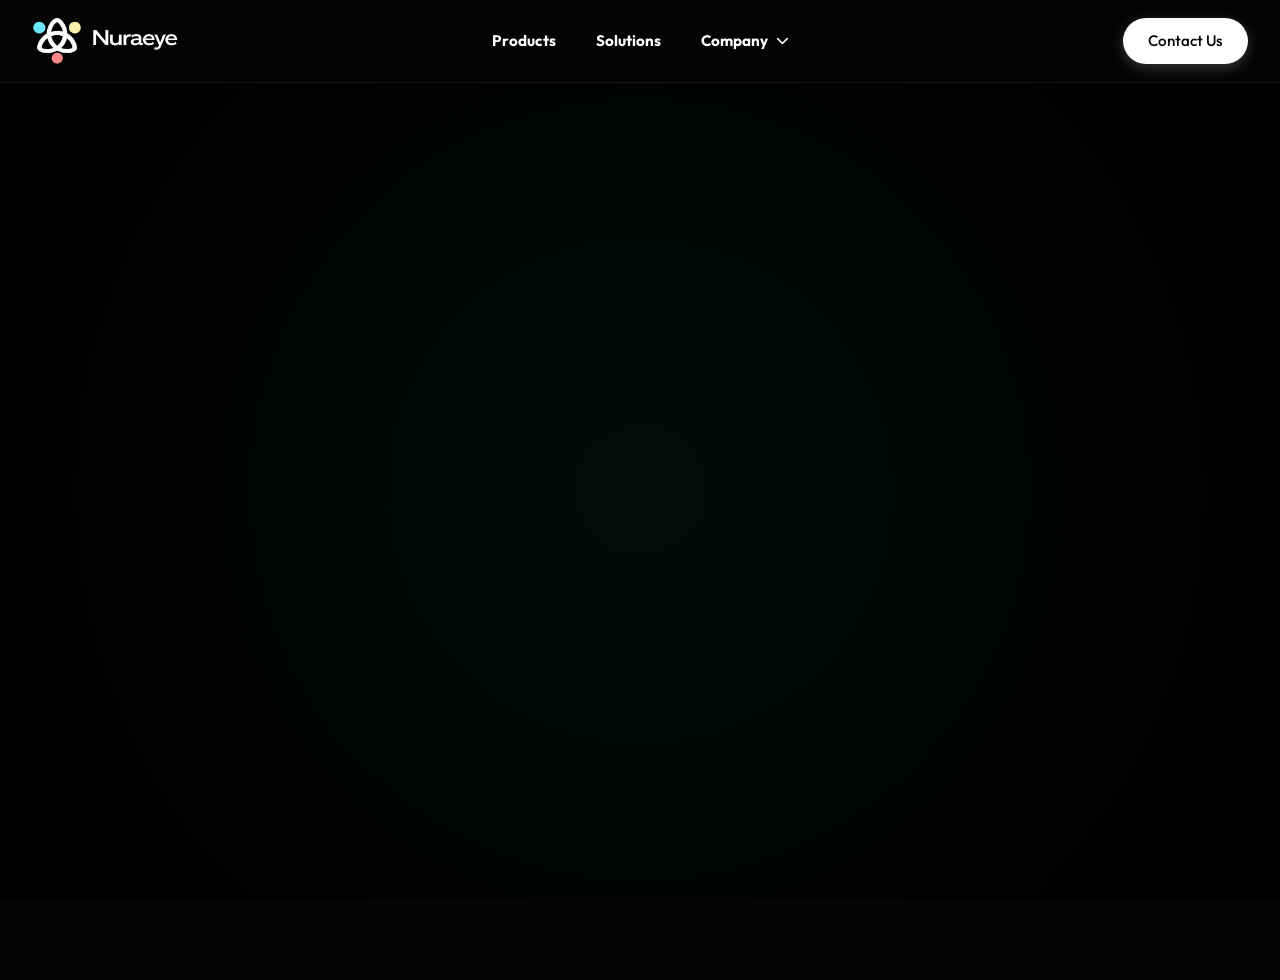
<file: index.html>
<!DOCTYPE html>
<html lang="en">

<head>
    <meta charset="UTF-8">
    <meta name="viewport" content="width=device-width, initial-scale=1.0">
    <title>Nuraeye | Innovative Solutions</title>

    <!-- Google Fonts: Outfit -->
    <link rel="preconnect" href="https://fonts.googleapis.com">
    <link rel="preconnect" href="https://fonts.gstatic.com" crossorigin>
    <link href="https://fonts.googleapis.com/css2?family=Outfit:wght@300;400;500;600;700&display=swap" rel="stylesheet">

    <!-- Font Awesome for mobile menu icon -->
    <link rel="stylesheet" href="https://cdnjs.cloudflare.com/ajax/libs/font-awesome/6.4.0/css/all.min.css">

    <!-- Custom CSS -->
    <link rel="stylesheet" href="index.css">
</head>

<body>

    <!-- Header Section -->
    <header class="navbar" id="navbar">
        <div class="navbar-container">

            <!-- Left: Logo -->
            <a href="#" class="logo">
                <img src="image.png" alt="Nuraeye Logo" class="logo-img">
            </a>

            <!-- Middle: Navigation Links -->
            <nav class="nav-links" id="nav-links">
                <a href="#products" class="nav-item">Products</a>
                <a href="#solutions" class="nav-item">Solutions</a>
                <div class="nav-item dropdown">
                    <span class="dropdown-trigger">Company <i class="fas fa-chevron-down"></i></span>
                    <div class="dropdown-menu">
                        <a href="company/about.html" class="dropdown-item">About Us</a>
                        <a href="company/news.html" class="dropdown-item">In the News</a>
                        <a href="company/careers.html" class="dropdown-item">Careers</a>
                    </div>
                </div>
            </nav>

            <!-- Right: Contact Us Button & Mobile Toggle -->
            <div class="nav-actions">
                <a href="contact.html" class="btn btn-primary">Contact Us</a>
                <button class="mobile-menu-toggle" id="mobile-menu-toggle" aria-label="Toggle Menu">
                    <i class="fas fa-bars"></i>
                </button>
            </div>

        </div>
    </header>

    <!-- Main Content Placeholder -->
    <main>
        <section class="hero">
            <div class="hero-content">
                <div class="hero-media-full">
                    <div class="video-container-full">
                        <video id="main-hero-video" autoplay muted playsinline class="hero-video-full">
                            <source src="vedios/Video_Generation_Request_Fulfilled.mp4" type="video/mp4">
                            Your browser does not support the video tag.
                        </video>
                    </div>
                </div>
            </div>
            <!-- Decorative background elements -->
            <div class="glow glow-1"></div>
            <div class="glow glow-2"></div>
        </section>

        
    </main>

    <!-- Custom JS -->
    <script src="script.js"></script>
</body>

</html>
</file>
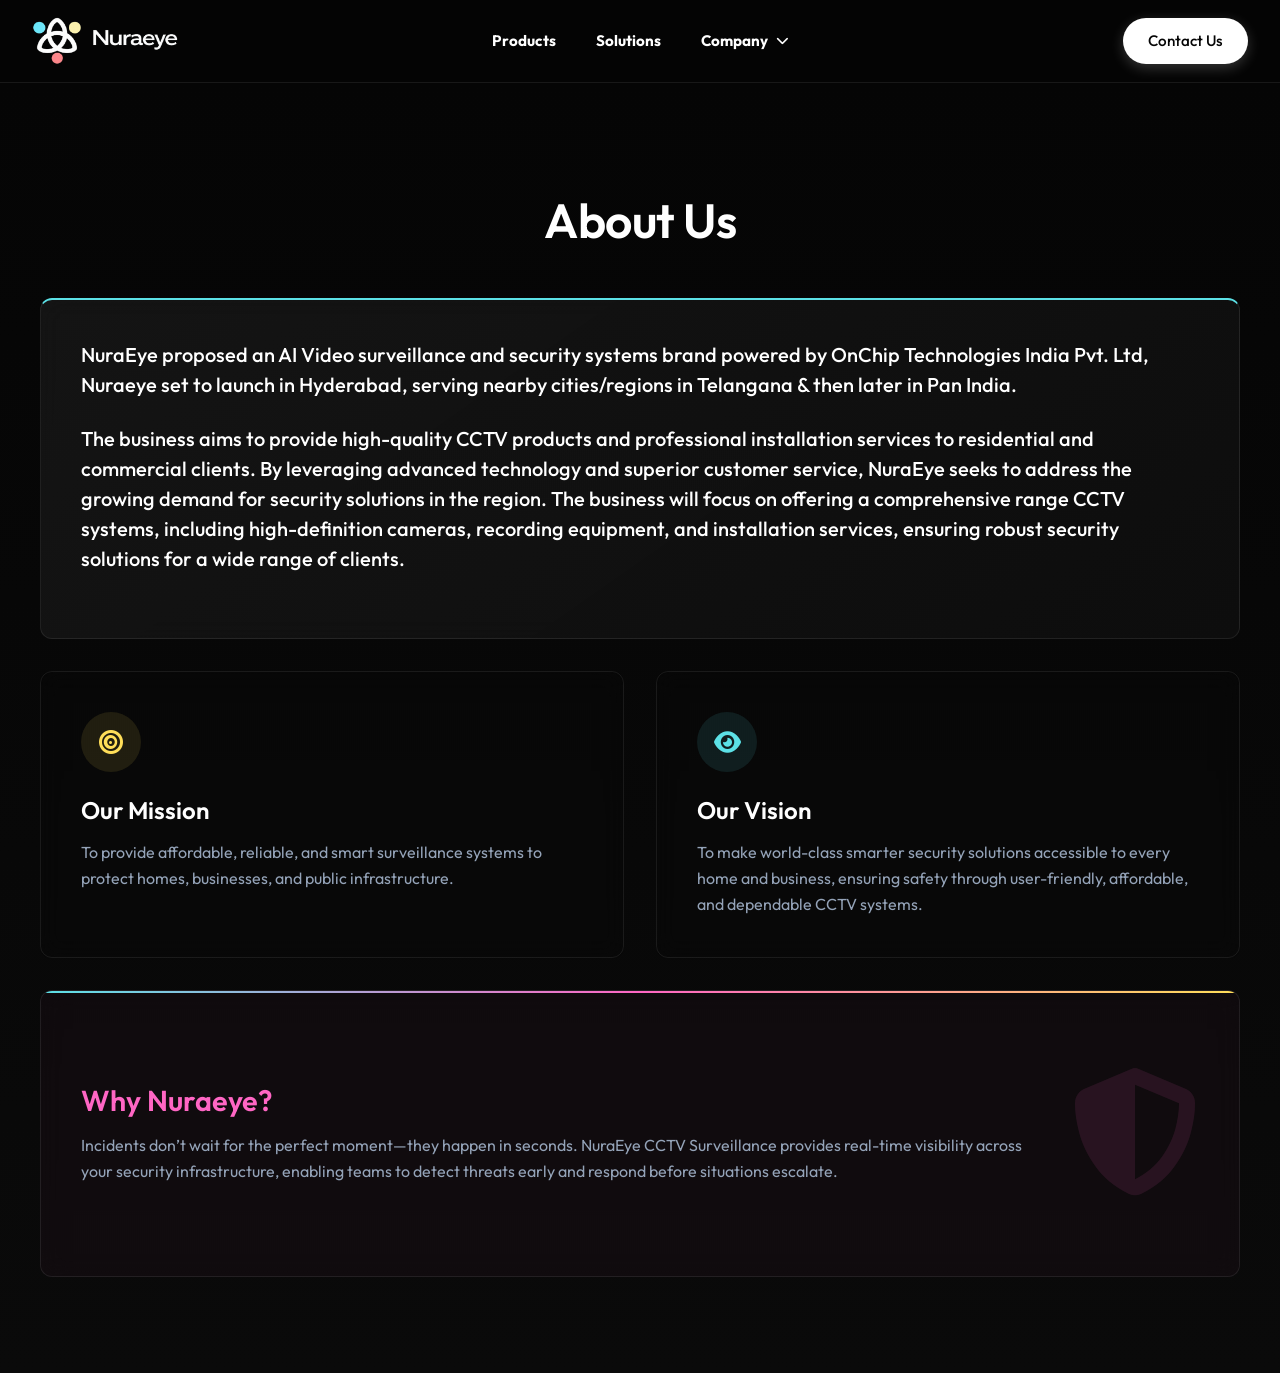
<file: company/about.html>
<!DOCTYPE html>
<html lang="en">

<head>
    <meta charset="UTF-8">
    <meta name="viewport" content="width=device-width, initial-scale=1.0">
    <title>About Us | NuraEye Systems</title>

    <!-- Google Fonts: Outfit -->
    <link rel="preconnect" href="https://fonts.googleapis.com">
    <link rel="preconnect" href="https://fonts.gstatic.com" crossorigin>
    <link href="https://fonts.googleapis.com/css2?family=Outfit:wght@300;400;500;600;700&display=swap" rel="stylesheet">

    <!-- Font Awesome for mobile menu icon & other icons -->
    <link rel="stylesheet" href="https://cdnjs.cloudflare.com/ajax/libs/font-awesome/6.4.0/css/all.min.css">

    <!-- Custom CSS -->
    <link rel="stylesheet" href="../index.css">
</head>

<body class="about-page">

    <!-- Header Section -->
    <header class="navbar" id="navbar">
        <div class="navbar-container">

            <!-- Left: Logo -->
            <a href="../index.html" class="logo">
                <img src="../image.png" alt="Nuraeye Logo" class="logo-img">
            </a>

            <!-- Middle: Navigation Links -->
            <nav class="nav-links" id="nav-links">
                <a href="../index.html#products" class="nav-item">Products</a>
                <a href="../index.html#solutions" class="nav-item">Solutions</a>
                <div class="nav-item dropdown">
                    <span class="dropdown-trigger active">Company <i class="fas fa-chevron-down"></i></span>
                    <div class="dropdown-menu">
                        <a href="about.html" class="dropdown-item">About Us</a>
                        <a href="news.html" class="dropdown-item">In the News</a>
                        <a href="careers.html" class="dropdown-item">Careers</a>
                    </div>
                </div>
            </nav>

            <!-- Right: Contact Us Button & Mobile Toggle -->
            <div class="nav-actions">
                <a href="../contact.html" class="btn btn-primary">Contact Us</a>
                <button class="mobile-menu-toggle" id="mobile-menu-toggle" aria-label="Toggle Menu">
                    <i class="fas fa-bars"></i>
                </button>
            </div>

        </div>
    </header>

    <main style="padding-top: 80px;"> <!-- Push down to avoid header overlap -->
        <section id="about" class="section about-section">
            <div class="container">
                <div class="section-header text-center">
                    <h1 class="section-title">About Us</h1>
                </div>

                <div class="about-grid">
                    <!-- Main About Content -->
                    <div class="about-main-card glass-panel">
                        <p class="about-lead">NuraEye proposed an AI Video surveillance and security systems brand
                            powered by OnChip Technologies India Pvt. Ltd, Nuraeye set to launch in Hyderabad, serving
                            nearby cities/regions in Telangana & then later in Pan India.</p>
                        <p class="about-lead">The business aims to provide high-quality CCTV products and professional
                            installation services to residential and commercial clients. By leveraging advanced
                            technology and superior customer service, NuraEye seeks to address the growing demand for
                            security solutions in the region. The business will focus on offering a comprehensive range
                            CCTV systems, including high-definition cameras, recording equipment, and installation
                            services, ensuring robust security solutions for a wide range of clients.</p>
                    </div>

                    <!-- Mission & Vision Cards -->
                    <div class="mission-vision-grid">
                        <div class="mv-card glass-panel">
                            <div class="mv-icon"><i class="fas fa-bullseye"></i></div>
                            <h3>Our Mission</h3>
                            <p>To provide affordable, reliable, and smart surveillance systems to protect homes,
                                businesses, and public infrastructure.</p>
                        </div>
                        <div class="mv-card glass-panel">
                            <div class="mv-icon"><i class="fas fa-eye"></i></div>
                            <h3>Our Vision</h3>
                            <p>To make world-class smarter security solutions accessible to every home and business,
                                ensuring safety through user-friendly, affordable, and dependable CCTV systems.</p>
                        </div>
                    </div>

                    <!-- Why Nuraeye -->
                    <div class="why-nuraeye glass-panel highlight-border">
                        <div class="why-content">
                            <h3>Why Nuraeye?</h3>
                            <p>Incidents don’t wait for the perfect moment—they happen in seconds. NuraEye CCTV
                                Surveillance provides real-time visibility across your security infrastructure, enabling
                                teams to detect threats early and respond before situations escalate.</p>
                        </div>
                        <div class="why-graphic">
                            <i class="fas fa-shield-alt shield-icon"></i>
                        </div>
                    </div>
                </div>
            </div>
        </section>
    </main>

    <!-- Custom JS -->
    <script src="../script.js"></script>
</body>

</html>
</file>
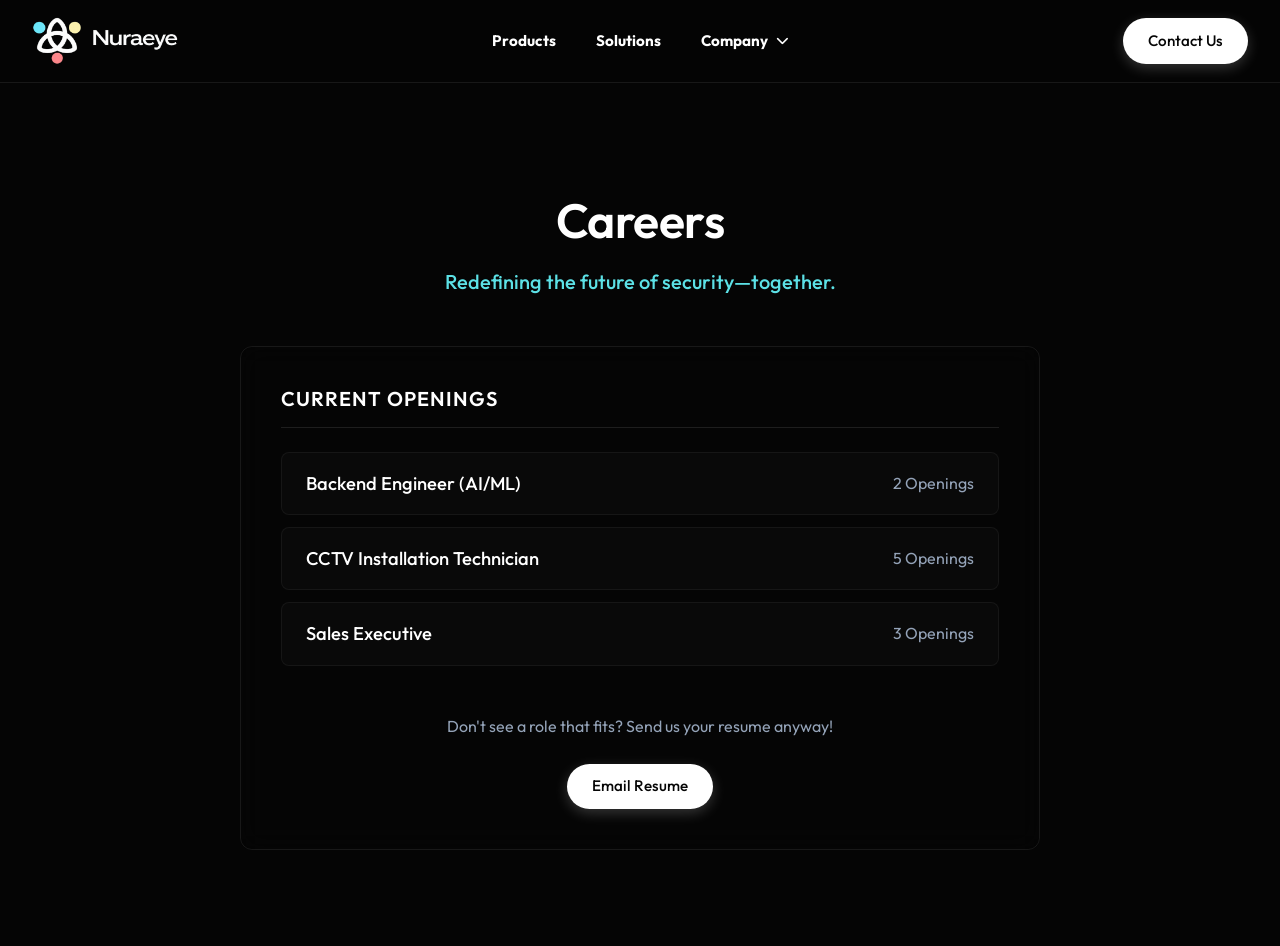
<file: company/careers.html>
<!DOCTYPE html>
<html lang="en">

<head>
    <meta charset="UTF-8">
    <meta name="viewport" content="width=device-width, initial-scale=1.0">
    <title>Careers | NuraEye Systems</title>

    <!-- Google Fonts: Outfit -->
    <link rel="preconnect" href="https://fonts.googleapis.com">
    <link rel="preconnect" href="https://fonts.gstatic.com" crossorigin>
    <link href="https://fonts.googleapis.com/css2?family=Outfit:wght@300;400;500;600;700&display=swap" rel="stylesheet">

    <!-- Font Awesome for mobile menu icon & other icons -->
    <link rel="stylesheet" href="https://cdnjs.cloudflare.com/ajax/libs/font-awesome/6.4.0/css/all.min.css">

    <!-- Custom CSS -->
    <link rel="stylesheet" href="../index.css">
</head>

<body class="careers-page">

    <!-- Header Section -->
    <header class="navbar" id="navbar">
        <div class="navbar-container">

            <!-- Left: Logo -->
            <a href="../index.html" class="logo">
                <img src="../image.png" alt="Nuraeye Logo" class="logo-img">
            </a>

            <!-- Middle: Navigation Links -->
            <nav class="nav-links" id="nav-links">
                <a href="../../index.html#products" class="nav-item">Products</a>
                <a href="../../index.html#solutions" class="nav-item">Solutions</a>
                <div class="nav-item dropdown">
                    <span class="dropdown-trigger active">Company <i class="fas fa-chevron-down"></i></span>
                    <div class="dropdown-menu">
                        <a href="about.html" class="dropdown-item">About Us</a>
                        <a href="news.html" class="dropdown-item">In the News</a>
                        <a href="careers.html" class="dropdown-item">Careers</a>
                    </div>
                </div>
            </nav>

            <!-- Right: Contact Us Button & Mobile Toggle -->
            <div class="nav-actions">
                <a href="../contact.html" class="btn btn-primary">Contact Us</a>
                <button class="mobile-menu-toggle" id="mobile-menu-toggle" aria-label="Toggle Menu">
                    <i class="fas fa-bars"></i>
                </button>
            </div>

        </div>
    </header>

    <main style="padding-top: 80px;">
        <section class="section">
            <div class="container" style="max-width: 800px;">
                <div class="section-header text-center">

                    <h1 class="section-title">Careers</h1>
                    <p style="color: var(--logo-blue); font-size: 1.25rem; font-weight: 500; margin-top: 1rem;">
                        Redefining the future of security—together.</p>
                </div>

                <!-- Careers -->
                <div class="careers-section glass-panel">
                    <h4
                        style="font-size: 1.25rem; margin-bottom: 1.5rem; color: var(--text-pure); border-bottom: 1px solid rgba(255,255,255,0.1); padding-bottom: 1rem;">
                        Current Openings</h4>
                    <ul class="jobs-list">
                        <li class="job-item">
                            <span class="job-role" style="font-size: 1.15rem;">Backend Engineer (AI/ML)</span>
                            <span class="job-openings badge">2 Openings</span>
                        </li>
                        <li class="job-item">
                            <span class="job-role" style="font-size: 1.15rem;">CCTV Installation Technician</span>
                            <span class="job-openings badge">5 Openings</span>
                        </li>
                        <li class="job-item">
                            <span class="job-role" style="font-size: 1.15rem;">Sales Executive</span>
                            <span class="job-openings badge">3 Openings</span>
                        </li>
                    </ul>

                    <div style="margin-top: 3rem; text-align: center;">
                        <p style="color: var(--text-muted); margin-bottom: 1.5rem;">Don't see a role that fits? Send us
                            your resume anyway!</p>
                        <a href="mailto:careers@nuraeye.com" class="btn btn-primary">Email Resume</a>
                    </div>
                </div>

            </div>
        </section>
    </main>

    <!-- Custom JS -->
    <script src="../script.js"></script>
</body>

</html>
</file>
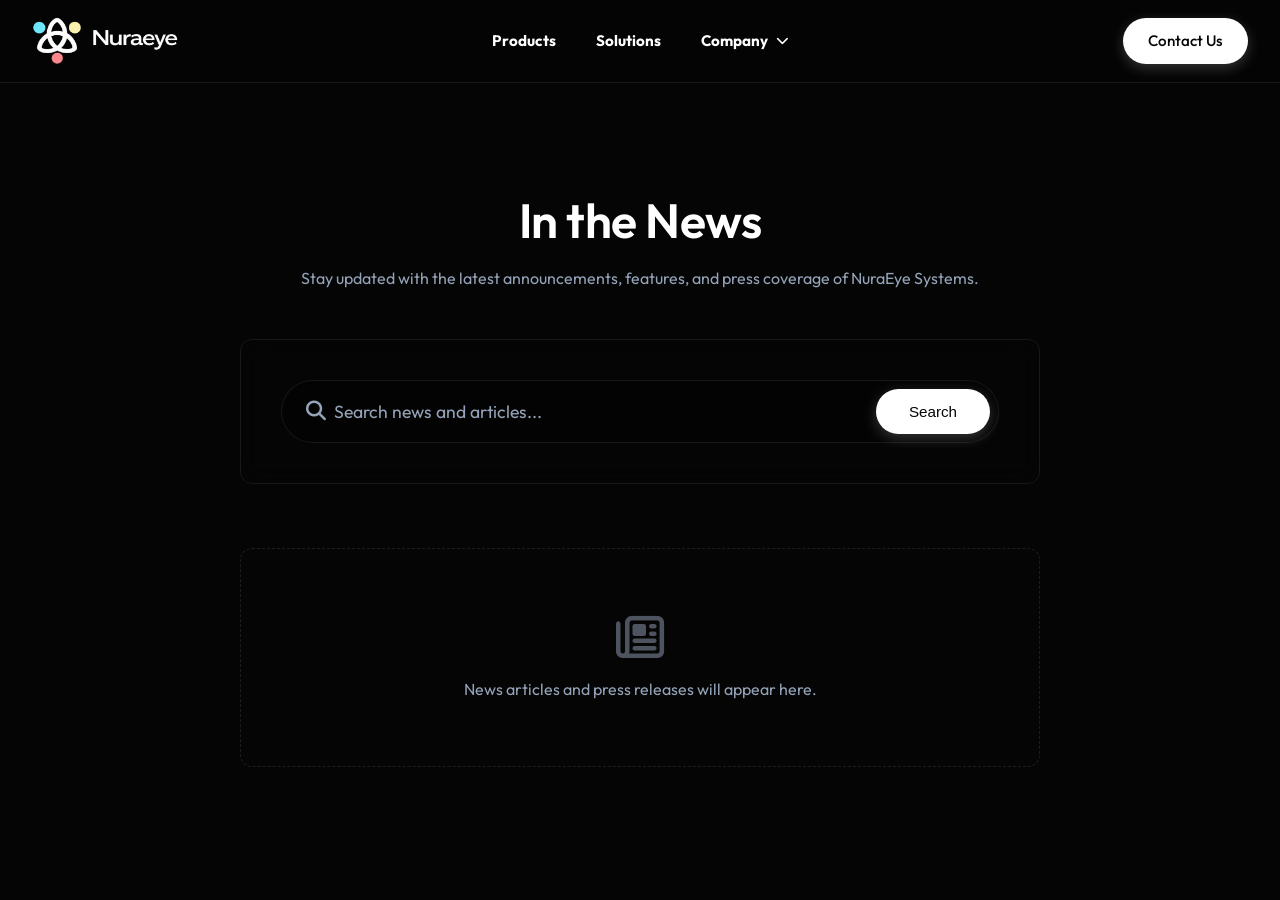
<file: company/news.html>
<!DOCTYPE html>
<html lang="en">

<head>
    <meta charset="UTF-8">
    <meta name="viewport" content="width=device-width, initial-scale=1.0">
    <title>In the News | NuraEye Systems</title>

    <!-- Google Fonts: Outfit -->
    <link rel="preconnect" href="https://fonts.googleapis.com">
    <link rel="preconnect" href="https://fonts.gstatic.com" crossorigin>
    <link href="https://fonts.googleapis.com/css2?family=Outfit:wght@300;400;500;600;700&display=swap" rel="stylesheet">

    <!-- Font Awesome for mobile menu icon & other icons -->
    <link rel="stylesheet" href="https://cdnjs.cloudflare.com/ajax/libs/font-awesome/6.4.0/css/all.min.css">

    <!-- Custom CSS -->
    <link rel="stylesheet" href="../index.css">
</head>

<body class="news-page">

    <!-- Header Section -->
    <header class="navbar" id="navbar">
        <div class="navbar-container">

            <!-- Left: Logo -->
            <a href="../index.html" class="logo">
                <img src="../image.png" alt="Nuraeye Logo" class="logo-img">
            </a>

            <!-- Middle: Navigation Links -->
            <nav class="nav-links" id="nav-links">
                <a href="../../index.html#products" class="nav-item">Products</a>
                <a href="../../index.html#solutions" class="nav-item">Solutions</a>
                <div class="nav-item dropdown">
                    <span class="dropdown-trigger active">Company <i class="fas fa-chevron-down"></i></span>
                    <div class="dropdown-menu">
                        <a href="about.html" class="dropdown-item">About Us</a>
                        <a href="news.html" class="dropdown-item">In the News</a>
                        <a href="careers.html" class="dropdown-item">Careers</a>
                    </div>
                </div>
            </nav>

            <!-- Right: Contact Us Button & Mobile Toggle -->
            <div class="nav-actions">
                <a href="../contact.html" class="btn btn-primary">Contact Us</a>
                <button class="mobile-menu-toggle" id="mobile-menu-toggle" aria-label="Toggle Menu">
                    <i class="fas fa-bars"></i>
                </button>
            </div>

        </div>
    </header>

    <main style="padding-top: 80px;">
        <section class="section">
            <div class="container" style="max-width: 800px;">
                <div class="section-header text-center">

                    <h1 class="section-title">In the News</h1>
                    <p style="color: var(--text-muted); margin-top: 1rem;">Stay updated with the latest announcements,
                        features, and press coverage of NuraEye Systems.</p>
                </div>

                <!-- News Search -->
                <div class="news-section glass-panel">
                    <div class="search-container" style="padding: 0.5rem 0.5rem 0.5rem 1.5rem;">
                        <i class="fas fa-search search-icon" style="font-size: 1.25rem;"></i>
                        <input type="text" class="search-input" placeholder="Search news and articles..."
                            style="font-size: 1.1rem;">
                        <button class="btn btn-primary search-btn" style="padding: 0.8rem 2rem;">Search</button>
                    </div>
                </div>

                <!-- Placeholder space for actual news articles later -->
                <div
                    style="margin-top: 4rem; text-align: center; color: var(--text-muted); padding: 4rem; border: 1px dashed rgba(255,255,255,0.1); border-radius: var(--border-radius);">
                    <i class="far fa-newspaper" style="font-size: 3rem; margin-bottom: 1rem; opacity: 0.5;"></i>
                    <p>News articles and press releases will appear here.</p>
                </div>

            </div>
        </section>
    </main>

    <!-- Custom JS -->
    <script src="../script.js"></script>
</body>

</html>
</file>
<file: index.css>
/* --- Base & Variables --- */
:root {
    --bg-color: #050505;
    --surface-color: #111111;
    --surface-light: #1a1a1a;
    --text-pure: #ffffff;
    --text-main: #e2e8f0;
    --text-muted: #94a3b8;

    --primary: #3b82f6;
    --primary-hover: #2563eb;

    /* Logo colors from image */
    --logo-blue: #5CE1E6;
    --logo-yellow: #FFDE59;
    --logo-pink: #FF66C4;

    --nav-bg: rgba(5, 5, 5, 0.7);
    --nav-border: rgba(255, 255, 255, 0.08);

    --transition-fast: 0.2s ease;
    --transition-smooth: 0.3s cubic-bezier(0.4, 0, 0.2, 1);

    --border-radius: 12px;
    --border-radius-pill: 9999px;
}

* {
    margin: 0;
    padding: 0;
    box-sizing: border-box;
    scroll-behavior: smooth;
}

body {
    font-family: 'Outfit', -apple-system, BlinkMacSystemFont, "Segoe UI", Roboto, Helvetica, Arial, sans-serif;
    background-color: var(--bg-color);
    color: var(--text-main);
    line-height: 1.6;
    min-height: 100vh;
    overflow-x: hidden;
}

a {
    text-decoration: none;
    color: inherit;
}

/* --- Typography --- */
h1,
h2,
h3,
h4 {
    color: var(--text-pure);
    font-weight: 600;
    line-height: 1.2;
}

/* --- Buttons --- */
.btn {
    display: inline-flex;
    align-items: center;
    justify-content: center;
    padding: 0.6rem 1.5rem;
    border-radius: var(--border-radius-pill);
    font-weight: 500;
    font-size: 0.95rem;
    transition: var(--transition-smooth);
    cursor: pointer;
    border: 1px solid transparent;
}

.btn-primary {
    background: var(--text-pure);
    color: var(--bg-color);
    box-shadow: 0 4px 14px rgba(255, 255, 255, 0.2);
}

.btn-primary:hover {
    transform: translateY(-2px);
    box-shadow: 0 6px 20px rgba(255, 255, 255, 0.3);
    background: #f1f5f9;
}

.btn-secondary {
    background: rgba(255, 255, 255, 0.05);
    color: var(--text-pure);
    border: 1px solid var(--nav-border);
    backdrop-filter: blur(10px);
}

.btn-secondary:hover {
    background: rgba(255, 255, 255, 0.1);
    transform: translateY(-2px);
}

.btn-lg {
    padding: 0.8rem 2rem;
    font-size: 1.05rem;
}

/* --- Navbar (Header Layout) --- */
.navbar {
    position: fixed;
    top: 0;
    left: 0;
    width: 100%;
    z-index: 1000;
    background: var(--nav-bg);
    backdrop-filter: blur(16px);
    -webkit-backdrop-filter: blur(16px);
    border-bottom: 1px solid var(--nav-border);
    transition: var(--transition-smooth);
}

.navbar.scrolled {
    padding: 0.25rem 0;
    background: rgba(5, 5, 5, 0.85);
    box-shadow: 0 4px 30px rgba(0, 0, 0, 0.5);
}

.navbar-container {
    display: flex;
    justify-content: space-between;
    align-items: center;
    max-width: 1400px;
    margin: 0 auto;
    padding: 1rem 2rem;
    position: relative;
    /* Crucial for absolute centering of middle elements */
}

/* 1. Left: Logo */
.logo {
    display: flex;
    align-items: center;
    z-index: 10;
}

.logo-img {
    height: 50px;
    /* Adjust this value if the logo is too big/small */
    width: auto;
    object-fit: contain;
}

/* 2. Middle: Navigation Links */
.nav-links {
    /* Absolute positioning to rigidly center the links regardless of left/right item widths */
    position: absolute;
    left: 50%;
    transform: translateX(-50%);
    display: flex;
    gap: 2.5rem;
    align-items: center;
}

.nav-item {
    font-size: 0.95rem;
    font-weight: bold;
    color: white;
    transition: var(--transition-fast);
    position: relative;
}

.nav-item::after {
    content: '';
    position: absolute;
    bottom: -4px;
    left: 0;
    width: 0%;
    height: 2px;
    background: var(--text-pure);
    transition: var(--transition-smooth);
    border-radius: 2px;
}

.nav-item:hover,
.nav-item.active {
    color: var(--text-pure);
}

.nav-item:hover::after,
.nav-item.active::after {
    width: 100%;
}

/* 3. Dropdown Menu (Company) */
.dropdown {
    position: relative;
    cursor: pointer;
}

.dropdown-trigger {
    display: inline-flex;
    align-items: center;
    gap: 0.5rem;
    font-size: 0.95rem;
    font-weight: bold;
    color: white;
    transition: var(--transition-fast);
    padding: 0.5rem 0;
    /* Increase hit area to prevent dropdown closing when moving mouse */
}

.dropdown-trigger i {
    font-size: 0.8rem;
    transition: transform 0.3s ease;
}

.dropdown:hover .dropdown-trigger {
    color: var(--text-pure);
}

.dropdown:hover .dropdown-trigger i {
    transform: rotate(180deg);
}

.dropdown-menu {
    position: absolute;
    top: 100%;
    left: 50%;
    transform: translateX(-50%) translateY(10px);
    background: rgba(15, 15, 15, 0.95);
    backdrop-filter: blur(20px);
    -webkit-backdrop-filter: blur(20px);
    border: 1px solid var(--nav-border);
    border-radius: 8px;
    min-width: 160px;
    padding: 0.5rem;
    opacity: 0;
    visibility: hidden;
    transition: all 0.3s cubic-bezier(0.4, 0, 0.2, 1);
    box-shadow: 0 10px 30px rgba(0, 0, 0, 0.5);
    z-index: 100;
}

/* Invisible bridge so the mouse doesn't lose hover when moving from trigger to menu */
.dropdown-menu::before {
    content: '';
    position: absolute;
    top: -15px;
    /* Cover the gap created by translateY(10px) on the menu */
    left: 0;
    width: 100%;
    height: 15px;
}

.dropdown:hover .dropdown-menu {
    opacity: 1;
    visibility: visible;
    transform: translateX(-50%) translateY(0);
}

.dropdown-item {
    display: block;
    padding: 0.75rem 1rem;
    color: var(--text-main);
    font-size: 0.9rem;
    border-radius: 4px;
    transition: var(--transition-fast);
    white-space: nowrap;
}

.dropdown-item:hover {
    background: rgba(255, 255, 255, 0.05);
    color: var(--text-pure);
    padding-left: 1.25rem;
    /* Slight indent effect */
}

/* 4. Right: Contact Us & Mobile */
.nav-actions {
    display: flex;
    align-items: center;
    gap: 1rem;
    z-index: 10;
}

.mobile-menu-toggle {
    display: none;
    background: transparent;
    border: none;
    color: var(--text-pure);
    font-size: 1.5rem;
    cursor: pointer;
    padding: 0.5rem;
    transition: var(--transition-fast);
}

.mobile-menu-toggle:hover {
    opacity: 0.8;
}


/* --- Hero Section --- */
.hero {
    position: relative;
    height: calc(100vh - 80px);
    /* Adjust height to account for header */
    width: 100vw;
    margin-top: 80px;
    /* Push below the fixed header (approx 80px tall) */
    display: flex;
    align-items: center;
    justify-content: center;
    padding: 0;
    overflow: hidden;
}

.hero-content {
    position: relative;
    z-index: 2;
    width: 100%;
    height: 100%;
}

/* Hero Media (Full Video) */
.hero-media-full {
    width: 100%;
    height: 100%;
    position: absolute;
    top: 0;
    left: 0;
}

.hero-media-full::before {
    content: '';
    position: absolute;
    top: 50%;
    left: 50%;
    transform: translate(-50%, -50%);
    width: 120%;
    height: 120%;
    background: radial-gradient(circle, rgba(92, 225, 230, 0.05) 0%, transparent 70%);
    z-index: 10;
    pointer-events: none;
}

.video-container-full {
    position: absolute;
    top: 0;
    left: 0;
    width: 100%;
    height: 100%;
    overflow: hidden;
    background: #000;
}

.hero-video-full {
    width: 100%;
    height: 100%;
    display: block;
    object-fit: cover;
    background: #000;
}

/* Ambient Glow Effects */
.glow {
    position: absolute;
    border-radius: 50%;
    filter: blur(100px);
    opacity: 0.15;
    z-index: 1;
    pointer-events: none;
}

.glow-1 {
    width: 600px;
    height: 600px;
    background: var(--logo-blue);
    top: -10%;
    left: -10%;
}

.glow-2 {
    width: 500px;
    height: 500px;
    background: var(--logo-pink);
    bottom: -10%;
    right: -10%;
}


/* --- Reusable Global Classes --- */
.section {
    padding: 6rem 2rem;
    position: relative;
    z-index: 5;
}

.container {
    max-width: 1200px;
    margin: 0 auto;
}

.section-header {
    margin-bottom: 3rem;
}

.text-center {
    text-align: center;
    display: flex;
    flex-direction: column;
    align-items: center;
}

.section-title {
    font-size: clamp(2rem, 4vw, 3rem);
    margin-top: 1rem;
    letter-spacing: -0.5px;
}

.glass-panel {
    background: rgba(25px, 25px, 25px, 0.4);
    backdrop-filter: blur(12px);
    -webkit-backdrop-filter: blur(12px);
    border: 1px solid var(--nav-border);
    border-radius: var(--border-radius);
    padding: 2.5rem;
    transition: var(--transition-smooth);
}

.glass-panel:hover {
    border-color: rgba(255, 255, 255, 0.15);
    transform: translateY(-5px);
    box-shadow: 0 10px 30px rgba(0, 0, 0, 0.5);
}

/* --- About Us Section --- */
.about-section {
    background: linear-gradient(to bottom, var(--bg-color), #0a0a0a);
}

.about-grid {
    display: flex;
    flex-direction: column;
    gap: 2rem;
}

/* Main Intro */
.about-main-card {
    background: linear-gradient(145deg, rgba(30, 30, 30, 0.6), rgba(15, 15, 15, 0.8));
    border-top: 2px solid var(--logo-blue);
}

.about-lead {
    font-size: 1.25rem;
    font-weight: 500;
    color: var(--text-pure);
    margin-bottom: 1.5rem;
    line-height: 1.5;
}

.about-text {
    color: var(--text-muted);
}

/* Mission & Vision */
.mission-vision-grid {
    display: grid;
    grid-template-columns: 1fr 1fr;
    gap: 2rem;
}

.mv-card {
    display: flex;
    flex-direction: column;
    gap: 1rem;
    height: 100%;
}

.mv-icon {
    width: 60px;
    height: 60px;
    border-radius: 50%;
    background: rgba(255, 222, 89, 0.1);
    /* logo yellow tint */
    color: var(--logo-yellow);
    display: flex;
    align-items: center;
    justify-content: center;
    font-size: 1.5rem;
    margin-bottom: 0.5rem;
}

.mv-card:nth-child(2) .mv-icon {
    background: rgba(92, 225, 230, 0.1);
    /* logo blue tint */
    color: var(--logo-blue);
}

.mv-card h3 {
    font-size: 1.5rem;
}

.mv-card p {
    color: var(--text-muted);
}

/* Why Nuraeye */
.highlight-border {
    position: relative;
    overflow: hidden;
}

.highlight-border::before {
    content: '';
    position: absolute;
    top: 0;
    left: 0;
    width: 100%;
    height: 2px;
    background: linear-gradient(90deg, var(--logo-blue), var(--logo-pink), var(--logo-yellow));
}

.why-nuraeye {
    display: flex;
    align-items: center;
    justify-content: space-between;
    gap: 3rem;
    background: rgba(255, 102, 196, 0.03);
    /* subtle pink bg */
}

.why-content h3 {
    font-size: 1.8rem;
    margin-bottom: 1rem;
    color: var(--logo-pink);
}

.why-content p {
    color: var(--text-muted);
}

.why-graphic {
    font-size: 8rem;
    color: rgba(255, 102, 196, 0.1);
}

/* News & Careers */
.news-careers-grid {
    display: flex;
    flex-direction: column;
    gap: 2rem;
}

.news-section {
    display: flex;
    flex-direction: column;
    gap: 1.5rem;
}

.search-container {
    display: flex;
    align-items: center;
    background: rgba(0, 0, 0, 0.3);
    border: 1px solid var(--nav-border);
    border-radius: var(--border-radius-pill);
    padding: 0.25rem 0.25rem 0.25rem 1rem;
    transition: var(--transition-smooth);
}

.search-container:focus-within {
    border-color: var(--logo-blue);
    box-shadow: 0 0 0 2px rgba(92, 225, 230, 0.2);
}

.search-icon {
    color: var(--text-muted);
    margin-right: 0.5rem;
}

.search-input {
    flex: 1;
    background: transparent;
    border: none;
    color: var(--text-pure);
    font-family: inherit;
    font-size: 1rem;
    outline: none;
    padding: 0.5rem 0;
}

.search-input::placeholder {
    color: var(--text-muted);
}

.search-btn {
    padding: 0.5rem 1.2rem;
}

.careers-header {
    margin-bottom: 2rem;
}

.careers-subtitle {
    color: var(--logo-blue);
    font-weight: 500;
    margin-top: 0.5rem;
}

.careers-section h4 {
    font-size: 1.1rem;
    color: var(--text-muted);
    margin-bottom: 1rem;
    text-transform: uppercase;
    letter-spacing: 1px;
}

.jobs-list {
    list-style: none;
    display: flex;
    flex-direction: column;
    gap: 0.75rem;
}

.job-item {
    display: flex;
    justify-content: space-between;
    align-items: center;
    padding: 1rem 1.5rem;
    background: rgba(255, 255, 255, 0.02);
    border: 1px solid rgba(255, 255, 255, 0.05);
    border-radius: 8px;
    transition: var(--transition-fast);
}

.job-item:hover {
    background: rgba(255, 255, 255, 0.05);
    border-color: rgba(255, 255, 255, 0.1);
    transform: translateX(5px);
}

.job-role {
    font-weight: 500;
    color: var(--text-pure);
}

.job-openings {
    background: transparent;
    border-color: rgba(255, 255, 255, 0.1);
    color: var(--text-muted);
}


/* --- Media Queries (Responsiveness) --- */
@media (max-width: 992px) {
    .mission-vision-grid {
        grid-template-columns: 1fr;
    }

    .news-careers-grid {
        grid-template-columns: 1fr;
    }

    .why-nuraeye {
        flex-direction: column;
        text-align: center;
    }

    .why-graphic {
        display: none;
        /* Hide graphic on smaller screens to save space */
    }
}

@media (max-width: 768px) {
    .nav-links {
        position: fixed;
        top: 0;
        left: 0;
        width: 100%;
        height: 100vh;
        background: var(--bg-color);
        flex-direction: column;
        justify-content: center;
        align-items: center;
        gap: 2rem;
        transform: translateY(-100%);
        opacity: 0;
        transition: transform 0.4s ease-in-out, opacity 0.4s ease-in-out;
        z-index: -1;
    }

    .nav-links.active {
        transform: translateY(0);
        opacity: 1;
    }

    .nav-item {
        font-size: 1.5rem;
    }

    .mobile-menu-toggle {
        display: block;
        /* Show hamburger icon */
    }

    /* Hide the contact button on smaller screens inside the header, or adjust */
    .nav-actions .btn-primary {
        display: none;
    }

    /* We can optionally append a contact button into the mobile menu in JS or HTML */
    .nav-links {
        padding-top: 4rem;
    }

    .job-item {
        flex-direction: column;
        align-items: flex-start;
        gap: 0.5rem;
    }
}
</file>
